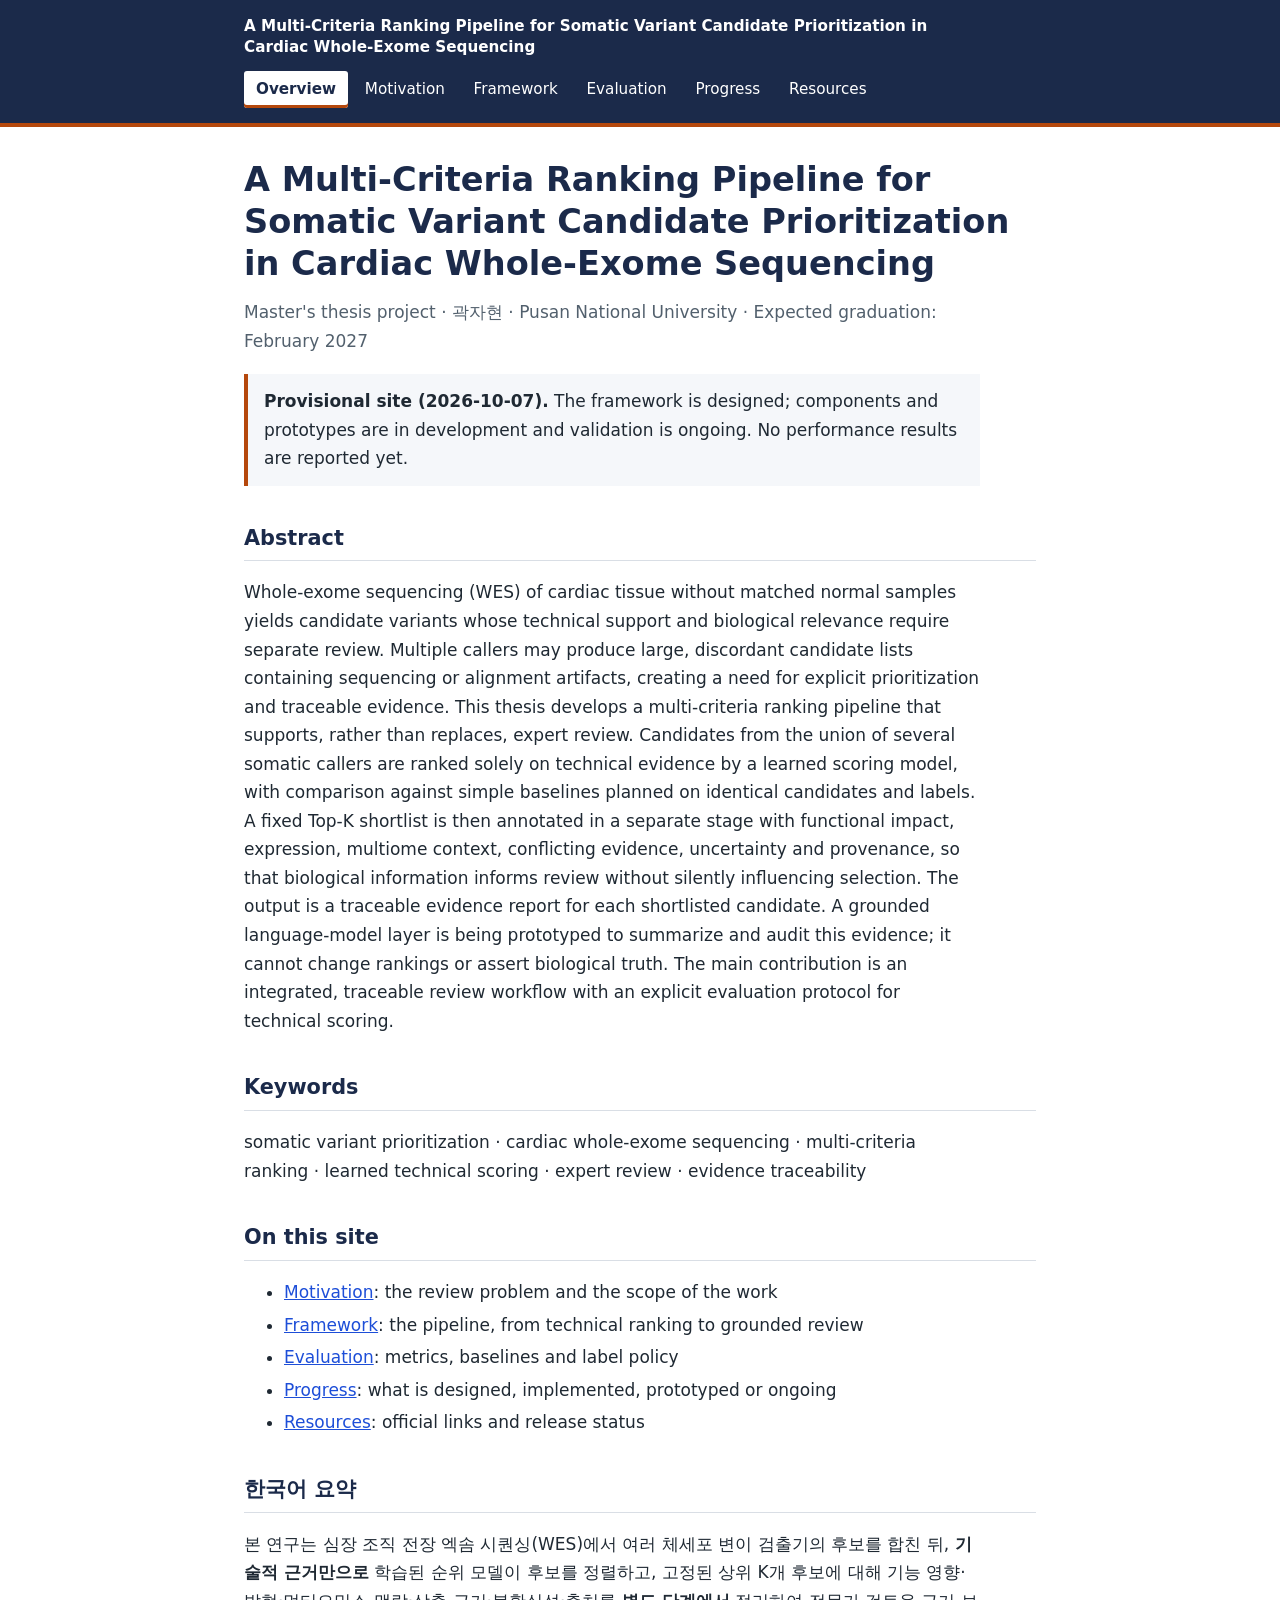
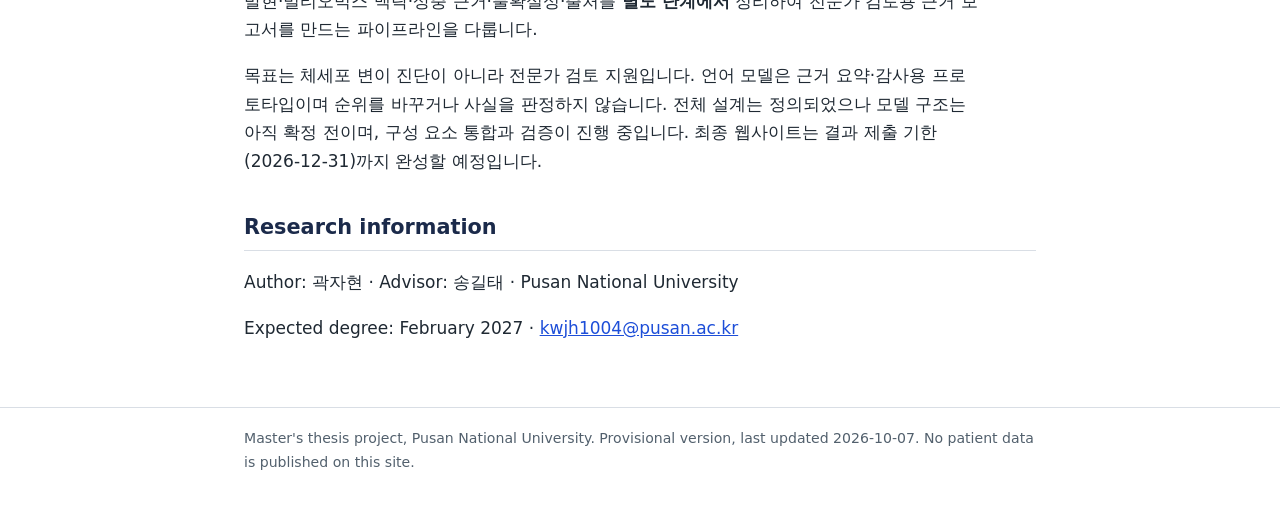
<file: index.html>
<!DOCTYPE html>
<html lang='en'>
<head>
<meta charset='utf-8'>
<meta name='viewport' content='width=device-width,initial-scale=1'>
<title>A Multi-Criteria Ranking Pipeline for Somatic Variant Candidate Prioritization in Cardiac Whole-Exome Sequencing</title>
<meta name='description' content='Master&#39;s thesis project: A Multi-Criteria Ranking Pipeline for Somatic Variant Candidate Prioritization in Cardiac Whole-Exome Sequencing. An expert-review framework, not a diagnostic tool.'>
<link rel='stylesheet' href='style.css'>
</head>
<body>
<a class='skip' href='#main'>Skip to content</a>
<header><div class='wrap'>
<p class='site-title'>A Multi-Criteria Ranking Pipeline for Somatic Variant Candidate Prioritization in Cardiac Whole-Exome Sequencing</p>
<nav aria-label='Primary'><ul>
<li><a href='index.html' aria-current='page'>Overview</a></li>
<li><a href='motivation.html'>Motivation</a></li>
<li><a href='framework.html'>Framework</a></li>
<li><a href='evaluation.html'>Evaluation</a></li>
<li><a href='progress.html'>Progress</a></li>
<li><a href='resources.html'>Resources</a></li>
</ul></nav>
</div></header>
<main id='main' class='wrap'>
<h1>A Multi-Criteria Ranking Pipeline for Somatic Variant Candidate Prioritization in Cardiac Whole-Exome Sequencing</h1>
<p class='meta'>Master&#39;s thesis project &middot; 곽자현 &middot; Pusan National University &middot; Expected graduation: February 2027</p>
<p class='note'><strong>Provisional site (2026-10-07).</strong> The framework is designed; components and prototypes are in development and validation is ongoing. No performance results are reported yet.</p>
<h2>Abstract</h2>
<p>Whole-exome sequencing (WES) of cardiac tissue without matched normal samples yields candidate variants whose technical support and biological relevance require separate review. Multiple callers may produce large, discordant candidate lists containing sequencing or alignment artifacts, creating a need for explicit prioritization and traceable evidence. This thesis develops a multi-criteria ranking pipeline that supports, rather than replaces, expert review. Candidates from the union of several somatic callers are ranked solely on technical evidence by a learned scoring model, with comparison against simple baselines planned on identical candidates and labels. A fixed Top-K shortlist is then annotated in a separate stage with functional impact, expression, multiome context, conflicting evidence, uncertainty and provenance, so that biological information informs review without silently influencing selection. The output is a traceable evidence report for each shortlisted candidate. A grounded language-model layer is being prototyped to summarize and audit this evidence; it cannot change rankings or assert biological truth. The main contribution is an integrated, traceable review workflow with an explicit evaluation protocol for technical scoring.</p>
<h2>Keywords</h2>
<p>somatic variant prioritization &middot; cardiac whole-exome sequencing &middot; multi-criteria ranking &middot; learned technical scoring &middot; expert review &middot; evidence traceability</p>
<h2>On this site</h2>
<ul>
<li><a href='motivation.html'>Motivation</a>: the review problem and the scope of the work</li>
<li><a href='framework.html'>Framework</a>: the pipeline, from technical ranking to grounded review</li>
<li><a href='evaluation.html'>Evaluation</a>: metrics, baselines and label policy</li>
<li><a href='progress.html'>Progress</a>: what is designed, implemented, prototyped or ongoing</li>
<li><a href='resources.html'>Resources</a>: official links and release status</li>
</ul>
<section lang='ko'>
<h2>한국어 요약</h2>
<p>본 연구는 심장 조직 전장 엑솜 시퀀싱(WES)에서 여러 체세포 변이 검출기의 후보를 합친 뒤, <strong>기술적 근거만으로</strong> 학습된 순위 모델이 후보를 정렬하고, 고정된 상위 K개 후보에 대해 기능 영향·발현·멀티오믹스 맥락·상충 근거·불확실성·출처를 <strong>별도 단계에서</strong> 정리하여 전문가 검토용 근거 보고서를 만드는 파이프라인을 다룹니다.</p>
<p>목표는 체세포 변이 진단이 아니라 전문가 검토 지원입니다. 언어 모델은 근거 요약·감사용 프로토타입이며 순위를 바꾸거나 사실을 판정하지 않습니다. 전체 설계는 정의되었으나 모델 구조는 아직 확정 전이며, 구성 요소 통합과 검증이 진행 중입니다. 최종 웹사이트는 결과 제출 기한(2026-12-31)까지 완성할 예정입니다.</p>
</section>
<section class="section"><h2>Research information</h2><p>Author: 곽자현 · Advisor: 송길태 · Pusan National University</p><p>Expected degree: February 2027 · <a href="mailto:kwjh1004@pusan.ac.kr">kwjh1004@pusan.ac.kr</a></p></section></main>
<footer><div class='wrap'>Master&#39;s thesis project, Pusan National University. Provisional version, last updated 2026-10-07. No patient data is published on this site.</div></footer>
</body>
</html>
</file>
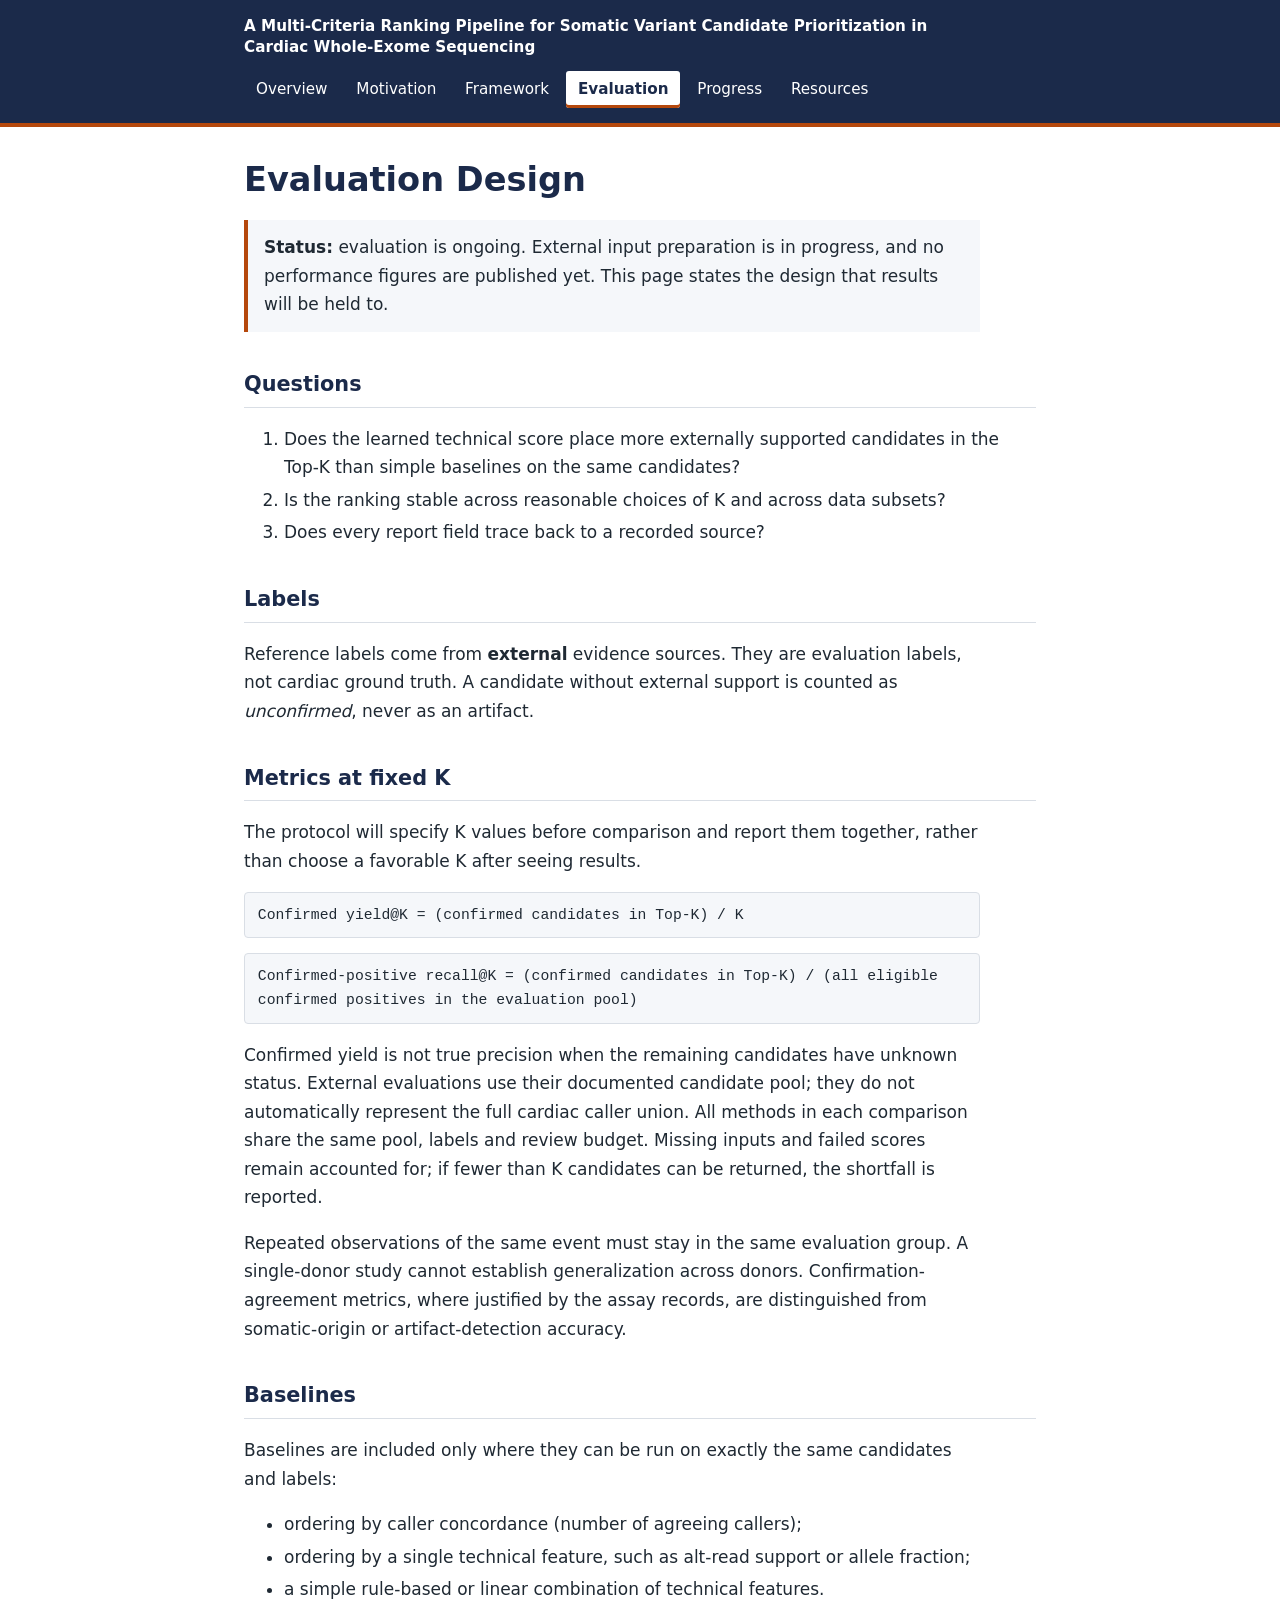
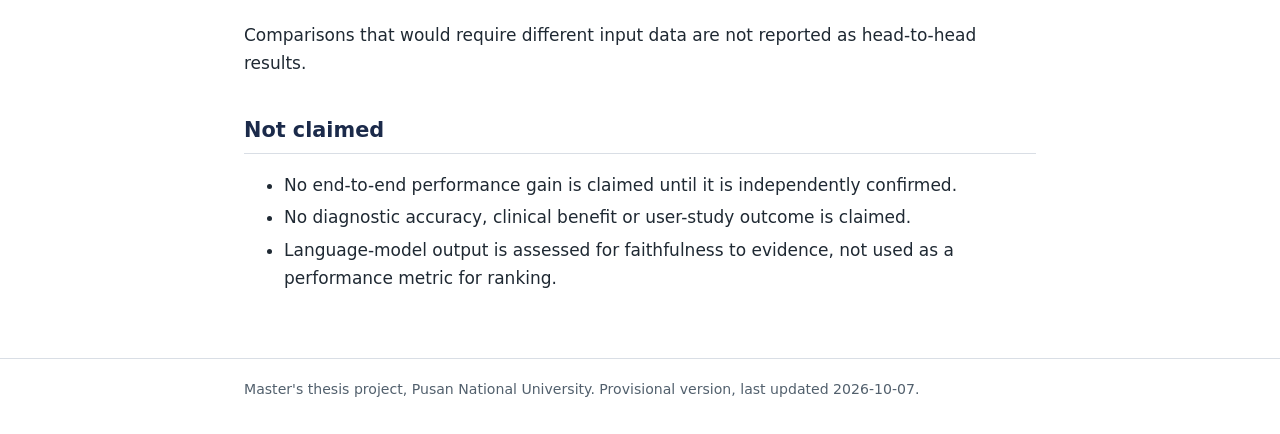
<file: evaluation.html>
<!DOCTYPE html>
<html lang='en'>
<head>
<meta charset='utf-8'>
<meta name='viewport' content='width=device-width,initial-scale=1'>
<title>Evaluation | A Multi-Criteria Ranking Pipeline for Somatic Variant Candidate Prioritization in Cardiac Whole-Exome Sequencing</title>
<link rel='stylesheet' href='style.css'>
</head>
<body>
<a class='skip' href='#main'>Skip to content</a>
<header><div class='wrap'>
<p class='site-title'>A Multi-Criteria Ranking Pipeline for Somatic Variant Candidate Prioritization in Cardiac Whole-Exome Sequencing</p>
<nav aria-label='Primary'><ul>
<li><a href='index.html'>Overview</a></li>
<li><a href='motivation.html'>Motivation</a></li>
<li><a href='framework.html'>Framework</a></li>
<li><a href='evaluation.html' aria-current='page'>Evaluation</a></li>
<li><a href='progress.html'>Progress</a></li>
<li><a href='resources.html'>Resources</a></li>
</ul></nav>
</div></header>
<main id='main' class='wrap'>
<h1>Evaluation Design</h1>
<p class='note'><strong>Status:</strong> evaluation is ongoing. External input preparation is in progress, and no performance figures are published yet. This page states the design that results will be held to.</p>
<h2>Questions</h2>
<ol>
<li>Does the learned technical score place more externally supported candidates in the Top-K than simple baselines on the same candidates?</li>
<li>Is the ranking stable across reasonable choices of K and across data subsets?</li>
<li>Does every report field trace back to a recorded source?</li>
</ol>
<h2>Labels</h2>
<p>Reference labels come from <strong>external</strong> evidence sources. They are evaluation labels, not cardiac ground truth. A candidate without external support is counted as <em>unconfirmed</em>, never as an artifact.</p>
<h2>Metrics at fixed K</h2>
<p>The protocol will specify K values before comparison and report them together, rather than choose a favorable K after seeing results.</p>
<p class='formula'>Confirmed yield@K = (confirmed candidates in Top-K) / K</p>
<p class='formula'>Confirmed-positive recall@K = (confirmed candidates in Top-K) / (all eligible confirmed positives in the evaluation pool)</p>
<p>Confirmed yield is not true precision when the remaining candidates have unknown status. External evaluations use their documented candidate pool; they do not automatically represent the full cardiac caller union. All methods in each comparison share the same pool, labels and review budget. Missing inputs and failed scores remain accounted for; if fewer than K candidates can be returned, the shortfall is reported.</p>
<p>Repeated observations of the same event must stay in the same evaluation group. A single-donor study cannot establish generalization across donors. Confirmation-agreement metrics, where justified by the assay records, are distinguished from somatic-origin or artifact-detection accuracy.</p>
<h2>Baselines</h2>
<p>Baselines are included only where they can be run on exactly the same candidates and labels:</p>
<ul>
<li>ordering by caller concordance (number of agreeing callers);</li>
<li>ordering by a single technical feature, such as alt-read support or allele fraction;</li>
<li>a simple rule-based or linear combination of technical features.</li>
</ul>
<p>Comparisons that would require different input data are not reported as head-to-head results.</p>
<h2>Not claimed</h2>
<ul>
<li>No end-to-end performance gain is claimed until it is independently confirmed.</li>
<li>No diagnostic accuracy, clinical benefit or user-study outcome is claimed.</li>
<li>Language-model output is assessed for faithfulness to evidence, not used as a performance metric for ranking.</li>
</ul>
</main>
<footer><div class='wrap'>Master&#39;s thesis project, Pusan National University. Provisional version, last updated 2026-10-07.</div></footer>
</body>
</html>
</file>
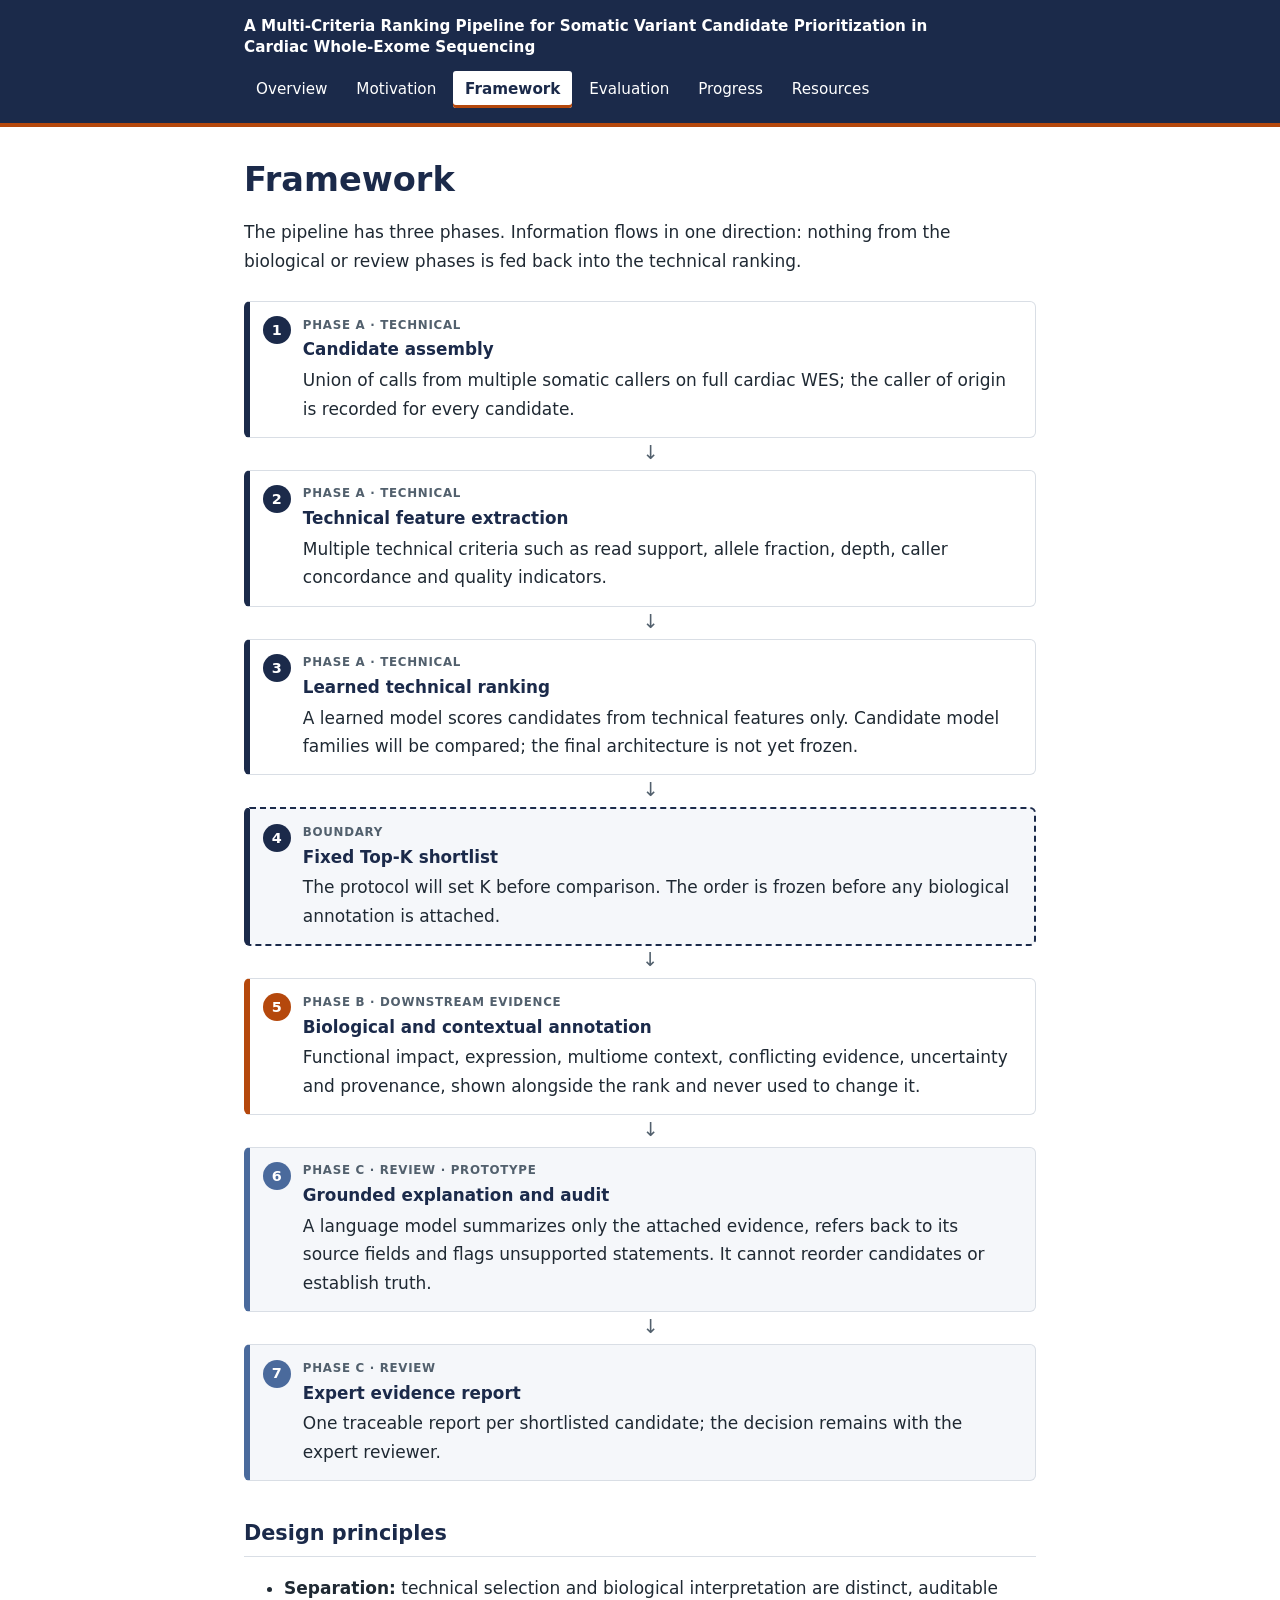
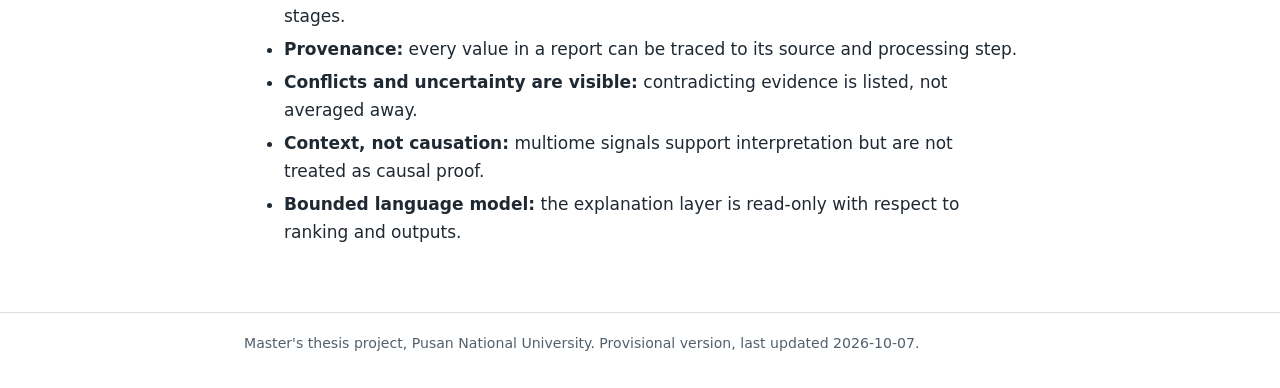
<file: framework.html>
<!DOCTYPE html>
<html lang='en'>
<head>
<meta charset='utf-8'>
<meta name='viewport' content='width=device-width,initial-scale=1'>
<title>Framework | A Multi-Criteria Ranking Pipeline for Somatic Variant Candidate Prioritization in Cardiac Whole-Exome Sequencing</title>
<link rel='stylesheet' href='style.css'>
</head>
<body>
<a class='skip' href='#main'>Skip to content</a>
<header><div class='wrap'>
<p class='site-title'>A Multi-Criteria Ranking Pipeline for Somatic Variant Candidate Prioritization in Cardiac Whole-Exome Sequencing</p>
<nav aria-label='Primary'><ul>
<li><a href='index.html'>Overview</a></li>
<li><a href='motivation.html'>Motivation</a></li>
<li><a href='framework.html' aria-current='page'>Framework</a></li>
<li><a href='evaluation.html'>Evaluation</a></li>
<li><a href='progress.html'>Progress</a></li>
<li><a href='resources.html'>Resources</a></li>
</ul></nav>
</div></header>
<main id='main' class='wrap'>
<h1>Framework</h1>
<p>The pipeline has three phases. Information flows in one direction: nothing from the biological or review phases is fed back into the technical ranking.</p>
<ol class='pipe' role='list' aria-label='Pipeline stages'>
<li><small>Phase A &middot; Technical</small><b>Candidate assembly</b>Union of calls from multiple somatic callers on full cardiac WES; the caller of origin is recorded for every candidate.</li>
<li><small>Phase A &middot; Technical</small><b>Technical feature extraction</b>Multiple technical criteria such as read support, allele fraction, depth, caller concordance and quality indicators.</li>
<li><small>Phase A &middot; Technical</small><b>Learned technical ranking</b>A learned model scores candidates from technical features only. Candidate model families will be compared; the final architecture is not yet frozen.</li>
<li class='gate'><small>Boundary</small><b>Fixed Top-K shortlist</b>The protocol will set K before comparison. The order is frozen before any biological annotation is attached.</li>
<li class='bio'><small>Phase B &middot; Downstream evidence</small><b>Biological and contextual annotation</b>Functional impact, expression, multiome context, conflicting evidence, uncertainty and provenance, shown alongside the rank and never used to change it.</li>
<li class='rev'><small>Phase C &middot; Review &middot; prototype</small><b>Grounded explanation and audit</b>A language model summarizes only the attached evidence, refers back to its source fields and flags unsupported statements. It cannot reorder candidates or establish truth.</li>
<li class='rev'><small>Phase C &middot; Review</small><b>Expert evidence report</b>One traceable report per shortlisted candidate; the decision remains with the expert reviewer.</li>
</ol>
<h2>Design principles</h2>
<ul>
<li><strong>Separation:</strong> technical selection and biological interpretation are distinct, auditable stages.</li>
<li><strong>Provenance:</strong> every value in a report can be traced to its source and processing step.</li>
<li><strong>Conflicts and uncertainty are visible:</strong> contradicting evidence is listed, not averaged away.</li>
<li><strong>Context, not causation:</strong> multiome signals support interpretation but are not treated as causal proof.</li>
<li><strong>Bounded language model:</strong> the explanation layer is read-only with respect to ranking and outputs.</li>
</ul>
</main>
<footer><div class='wrap'>Master&#39;s thesis project, Pusan National University. Provisional version, last updated 2026-10-07.</div></footer>
</body>
</html>
</file>
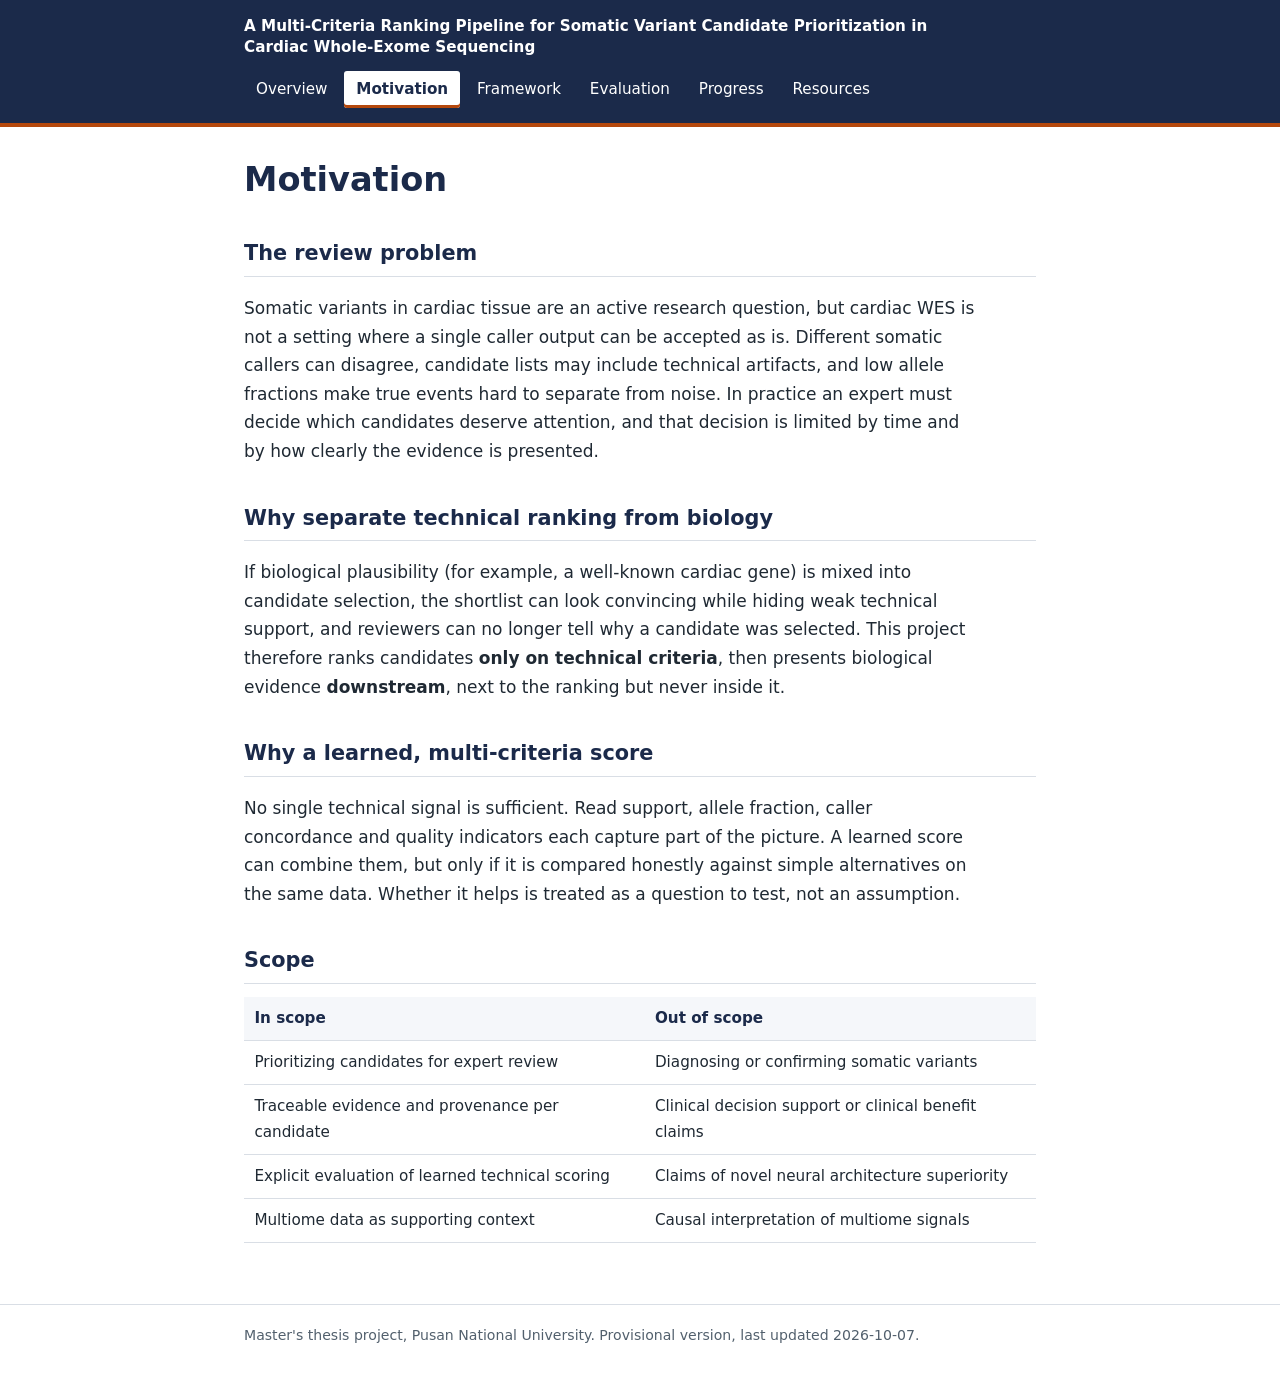
<file: motivation.html>
<!DOCTYPE html>
<html lang='en'>
<head>
<meta charset='utf-8'>
<meta name='viewport' content='width=device-width,initial-scale=1'>
<title>Motivation | A Multi-Criteria Ranking Pipeline for Somatic Variant Candidate Prioritization in Cardiac Whole-Exome Sequencing</title>
<link rel='stylesheet' href='style.css'>
</head>
<body>
<a class='skip' href='#main'>Skip to content</a>
<header><div class='wrap'>
<p class='site-title'>A Multi-Criteria Ranking Pipeline for Somatic Variant Candidate Prioritization in Cardiac Whole-Exome Sequencing</p>
<nav aria-label='Primary'><ul>
<li><a href='index.html'>Overview</a></li>
<li><a href='motivation.html' aria-current='page'>Motivation</a></li>
<li><a href='framework.html'>Framework</a></li>
<li><a href='evaluation.html'>Evaluation</a></li>
<li><a href='progress.html'>Progress</a></li>
<li><a href='resources.html'>Resources</a></li>
</ul></nav>
</div></header>
<main id='main' class='wrap'>
<h1>Motivation</h1>
<h2>The review problem</h2>
<p>Somatic variants in cardiac tissue are an active research question, but cardiac WES is not a setting where a single caller output can be accepted as is. Different somatic callers can disagree, candidate lists may include technical artifacts, and low allele fractions make true events hard to separate from noise. In practice an expert must decide which candidates deserve attention, and that decision is limited by time and by how clearly the evidence is presented.</p>
<h2>Why separate technical ranking from biology</h2>
<p>If biological plausibility (for example, a well-known cardiac gene) is mixed into candidate selection, the shortlist can look convincing while hiding weak technical support, and reviewers can no longer tell why a candidate was selected. This project therefore ranks candidates <strong>only on technical criteria</strong>, then presents biological evidence <strong>downstream</strong>, next to the ranking but never inside it.</p>
<h2>Why a learned, multi-criteria score</h2>
<p>No single technical signal is sufficient. Read support, allele fraction, caller concordance and quality indicators each capture part of the picture. A learned score can combine them, but only if it is compared honestly against simple alternatives on the same data. Whether it helps is treated as a question to test, not an assumption.</p>
<h2>Scope</h2>
<table>
<tr><th scope='col'>In scope</th><th scope='col'>Out of scope</th></tr>
<tr><td>Prioritizing candidates for expert review</td><td>Diagnosing or confirming somatic variants</td></tr>
<tr><td>Traceable evidence and provenance per candidate</td><td>Clinical decision support or clinical benefit claims</td></tr>
<tr><td>Explicit evaluation of learned technical scoring</td><td>Claims of novel neural architecture superiority</td></tr>
<tr><td>Multiome data as supporting context</td><td>Causal interpretation of multiome signals</td></tr>
</table>
</main>
<footer><div class='wrap'>Master&#39;s thesis project, Pusan National University. Provisional version, last updated 2026-10-07.</div></footer>
</body>
</html>
</file>
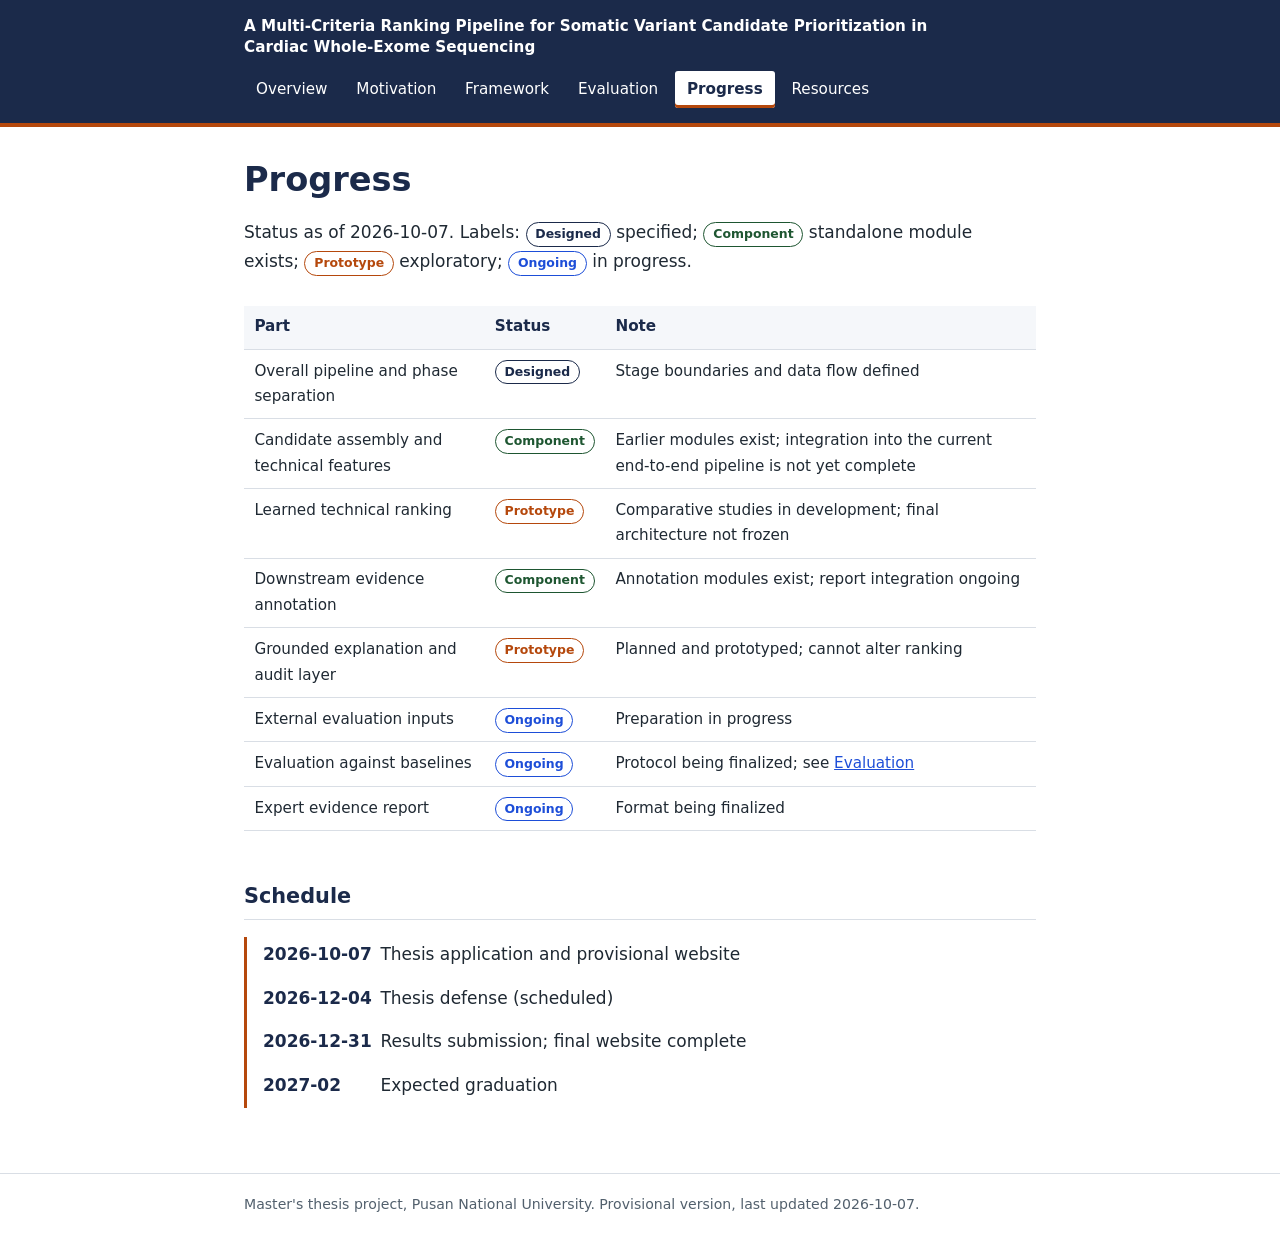
<file: progress.html>
<!DOCTYPE html>
<html lang='en'>
<head>
<meta charset='utf-8'>
<meta name='viewport' content='width=device-width,initial-scale=1'>
<title>Progress | A Multi-Criteria Ranking Pipeline for Somatic Variant Candidate Prioritization in Cardiac Whole-Exome Sequencing</title>
<link rel='stylesheet' href='style.css'>
</head>
<body>
<a class='skip' href='#main'>Skip to content</a>
<header><div class='wrap'>
<p class='site-title'>A Multi-Criteria Ranking Pipeline for Somatic Variant Candidate Prioritization in Cardiac Whole-Exome Sequencing</p>
<nav aria-label='Primary'><ul>
<li><a href='index.html'>Overview</a></li>
<li><a href='motivation.html'>Motivation</a></li>
<li><a href='framework.html'>Framework</a></li>
<li><a href='evaluation.html'>Evaluation</a></li>
<li><a href='progress.html' aria-current='page'>Progress</a></li>
<li><a href='resources.html'>Resources</a></li>
</ul></nav>
</div></header>
<main id='main' class='wrap'>
<h1>Progress</h1>
<p>Status as of 2026-10-07. Labels: <span class='tag t-done'>Designed</span> specified; <span class='tag t-impl'>Component</span> standalone module exists; <span class='tag t-proto'>Prototype</span> exploratory; <span class='tag t-on'>Ongoing</span> in progress.</p>
<div class='tbl'><table>
<tr><th scope='col'>Part</th><th scope='col'>Status</th><th scope='col'>Note</th></tr>
<tr><td>Overall pipeline and phase separation</td><td><span class='tag t-done'>Designed</span></td><td>Stage boundaries and data flow defined</td></tr>
<tr><td>Candidate assembly and technical features</td><td><span class='tag t-impl'>Component</span></td><td>Earlier modules exist; integration into the current end-to-end pipeline is not yet complete</td></tr>
<tr><td>Learned technical ranking</td><td><span class='tag t-proto'>Prototype</span></td><td>Comparative studies in development; final architecture not frozen</td></tr>
<tr><td>Downstream evidence annotation</td><td><span class='tag t-impl'>Component</span></td><td>Annotation modules exist; report integration ongoing</td></tr>
<tr><td>Grounded explanation and audit layer</td><td><span class='tag t-proto'>Prototype</span></td><td>Planned and prototyped; cannot alter ranking</td></tr>
<tr><td>External evaluation inputs</td><td><span class='tag t-on'>Ongoing</span></td><td>Preparation in progress</td></tr>
<tr><td>Evaluation against baselines</td><td><span class='tag t-on'>Ongoing</span></td><td>Protocol being finalized; see <a href='evaluation.html'>Evaluation</a></td></tr>
<tr><td>Expert evidence report</td><td><span class='tag t-on'>Ongoing</span></td><td>Format being finalized</td></tr>
</table></div>
<h2>Schedule</h2>
<ul class='timeline'>
<li><strong>2026-10-07</strong> Thesis application and provisional website</li>
<li><strong>2026-12-04</strong> Thesis defense (scheduled)</li>
<li><strong>2026-12-31</strong> Results submission; final website complete</li>
<li><strong>2027-02</strong> Expected graduation</li>
</ul>
</main>
<footer><div class='wrap'>Master&#39;s thesis project, Pusan National University. Provisional version, last updated 2026-10-07.</div></footer>
</body>
</html>
</file>
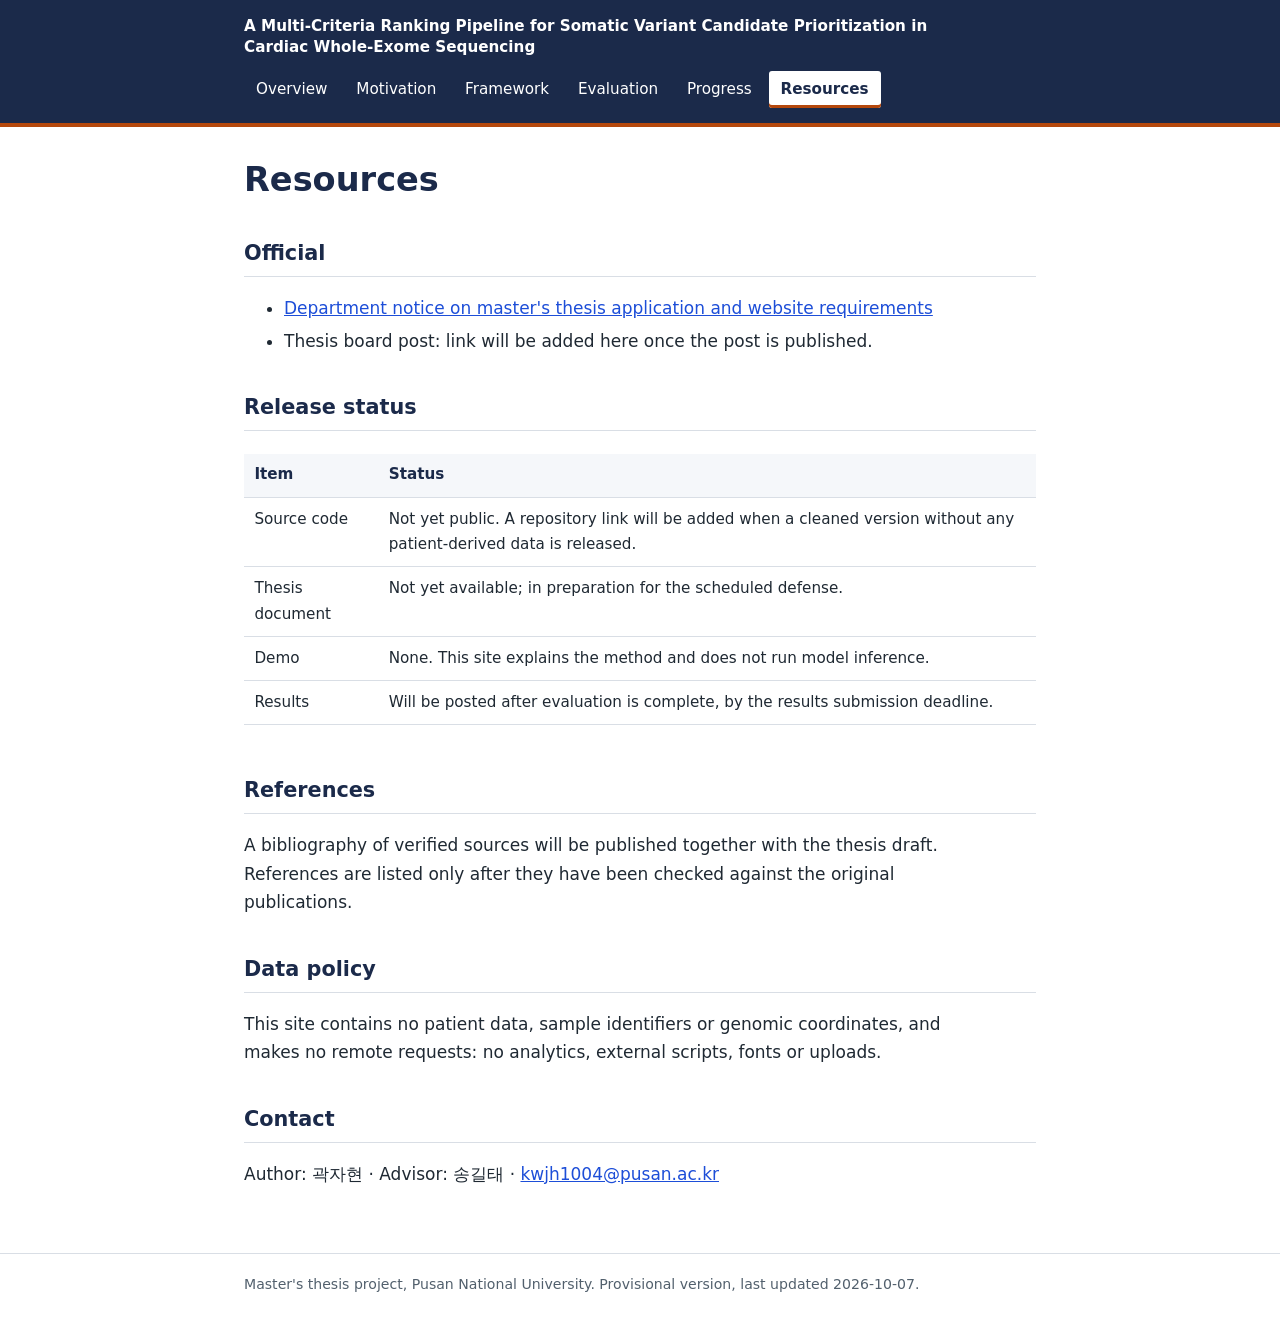
<file: resources.html>
<!DOCTYPE html>
<html lang='en'>
<head>
<meta charset='utf-8'>
<meta name='viewport' content='width=device-width,initial-scale=1'>
<title>Resources | A Multi-Criteria Ranking Pipeline for Somatic Variant Candidate Prioritization in Cardiac Whole-Exome Sequencing</title>
<link rel='stylesheet' href='style.css'>
</head>
<body>
<a class='skip' href='#main'>Skip to content</a>
<header><div class='wrap'>
<p class='site-title'>A Multi-Criteria Ranking Pipeline for Somatic Variant Candidate Prioritization in Cardiac Whole-Exome Sequencing</p>
<nav aria-label='Primary'><ul>
<li><a href='index.html'>Overview</a></li>
<li><a href='motivation.html'>Motivation</a></li>
<li><a href='framework.html'>Framework</a></li>
<li><a href='evaluation.html'>Evaluation</a></li>
<li><a href='progress.html'>Progress</a></li>
<li><a href='resources.html' aria-current='page'>Resources</a></li>
</ul></nav>
</div></header>
<main id='main' class='wrap'>
<h1>Resources</h1>
<h2>Official</h2>
<ul>
<li><a href='https://cse.pusan.ac.kr/bbs/cse/2058/1463103/artclView.do'>Department notice on master&#39;s thesis application and website requirements</a></li>
<li>Thesis board post: link will be added here once the post is published.</li>
</ul>
<h2>Release status</h2>
<div class='tbl'><table>
<tr><th scope='col'>Item</th><th scope='col'>Status</th></tr>
<tr><td>Source code</td><td>Not yet public. A repository link will be added when a cleaned version without any patient-derived data is released.</td></tr>
<tr><td>Thesis document</td><td>Not yet available; in preparation for the scheduled defense.</td></tr>
<tr><td>Demo</td><td>None. This site explains the method and does not run model inference.</td></tr>
<tr><td>Results</td><td>Will be posted after evaluation is complete, by the results submission deadline.</td></tr>
</table></div>
<h2>References</h2>
<p>A bibliography of verified sources will be published together with the thesis draft. References are listed only after they have been checked against the original publications.</p>
<h2>Data policy</h2>
<p>This site contains no patient data, sample identifiers or genomic coordinates, and makes no remote requests: no analytics, external scripts, fonts or uploads.</p>
<h2>Contact</h2>
<p>Author: 곽자현 · Advisor: 송길태 · <a href="mailto:kwjh1004@pusan.ac.kr">kwjh1004@pusan.ac.kr</a></p>
</main>
<footer><div class='wrap'>Master&#39;s thesis project, Pusan National University. Provisional version, last updated 2026-10-07.</div></footer>
</body>
</html>
</file>
<file: style.css>
:root{--navy:#1b2a4a;--ink:#1f2933;--muted:#52606d;--orange:#b5480c;--line:#d9dee5;--soft:#f5f7fa}
*{box-sizing:border-box}
body{margin:0;color:var(--ink);background:#fff;font:1.0625rem/1.68 system-ui,-apple-system,'Segoe UI',Roboto,'Apple SD Gothic Neo','Malgun Gothic','Noto Sans KR',sans-serif}
.wrap{max-width:52rem;margin:0 auto;padding:0 1.25rem}
.skip{position:absolute;left:-999px;top:0}
.skip:focus{left:1rem;top:1rem;background:#fff;color:var(--navy);padding:.5rem .8rem;z-index:10}
header{background:var(--navy);color:#fff;border-bottom:4px solid var(--orange)}
.site-title{margin:0;padding:1rem 0 .55rem;font-weight:600;font-size:.95rem;line-height:1.4}
nav ul{list-style:none;margin:0;padding:0 0 .7rem;display:flex;flex-wrap:wrap;gap:.3rem}
nav a{display:block;color:#fff;text-decoration:none;padding:.35rem .75rem;border-radius:3px;font-size:.95rem}
nav a:hover{background:rgba(255,255,255,.14)}
nav a[aria-current=page]{background:#fff;color:var(--navy);font-weight:600;box-shadow:inset 0 -3px 0 var(--orange)}
a{color:#1d4ed8}
a:focus-visible{outline:3px solid var(--orange);outline-offset:2px}
main.wrap{padding:2rem 1.25rem 3rem}
h1{color:var(--navy);font-size:clamp(1.5rem,4vw,2.1rem);line-height:1.25;margin:0 0 .8rem}
h2{color:var(--navy);font-size:1.3rem;margin:2.2rem 0 .6rem;padding-bottom:.3rem;border-bottom:1px solid var(--line)}
p,li{max-width:46rem}
li{margin:.25rem 0}
.meta{color:var(--muted);margin:0 0 1rem}
.note{background:var(--soft);border-left:4px solid var(--orange);padding:.8rem 1rem;margin:1.2rem 0}
.formula{font-family:ui-monospace,Menlo,Consolas,monospace;font-size:.92rem;background:var(--soft);border:1px solid var(--line);padding:.6rem .8rem;border-radius:4px;overflow-x:auto}
.tbl{overflow-x:auto}
table{width:100%;border-collapse:collapse;font-size:.95rem;margin:.8rem 0}
th,td{text-align:left;vertical-align:top;padding:.55rem .65rem;border-bottom:1px solid var(--line)}
th{background:var(--soft);color:var(--navy)}
.tag{display:inline-block;font-size:.78rem;font-weight:600;padding:.05rem .55rem;border:1px solid currentColor;border-radius:999px;white-space:nowrap}
.t-done{color:var(--navy)}.t-impl{color:#1e5631}.t-proto{color:var(--orange)}.t-on{color:#1d4ed8}
.pipe{list-style:none;padding:0;margin:1.6rem 0;counter-reset:s}
.pipe li{counter-increment:s;position:relative;max-width:none;margin:0 0 2rem;padding:.85rem 1rem .85rem 3.3rem;background:#fff;border:1px solid var(--line);border-left:6px solid var(--navy);border-radius:6px}
.pipe li::before{content:counter(s);position:absolute;left:.8rem;top:.9rem;width:1.75rem;height:1.75rem;display:grid;place-items:center;border-radius:50%;background:var(--navy);color:#fff;font-weight:700;font-size:.9rem}
.pipe li:not(:last-child)::after{content:'\2193';position:absolute;left:50%;bottom:-1.8rem;color:var(--muted);font-size:1.2rem;line-height:1.6rem}
.pipe small{display:block;font-size:.74rem;font-weight:700;letter-spacing:.06em;text-transform:uppercase;color:var(--muted)}
.pipe b{display:block;color:var(--navy);font-size:1.05rem;margin-bottom:.15rem}
.pipe .gate{border:2px dashed var(--navy);border-left-width:6px;border-left-style:solid;background:var(--soft)}
.pipe .bio{border-left-color:var(--orange)}
.pipe .bio::before{background:var(--orange)}
.pipe .rev{border-left-color:#4a6a9c;background:var(--soft)}
.pipe .rev::before{background:#4a6a9c}
.timeline{list-style:none;padding:0;border-left:3px solid var(--orange)}
.timeline li{padding:.2rem 0 .5rem 1rem}
.timeline strong{display:inline-block;min-width:7rem;color:var(--navy)}
footer{border-top:1px solid var(--line);color:var(--muted);font-size:.88rem;padding:1.2rem 0 2rem}
@media (max-width:600px){body{font-size:1rem}main.wrap{padding-top:1.4rem}.pipe li{padding-left:3rem}th,td{padding:.45rem}.timeline strong{display:block}}
@media print{header{background:none;color:#000;border:0}nav{display:none}a{color:#000}}
</file>
